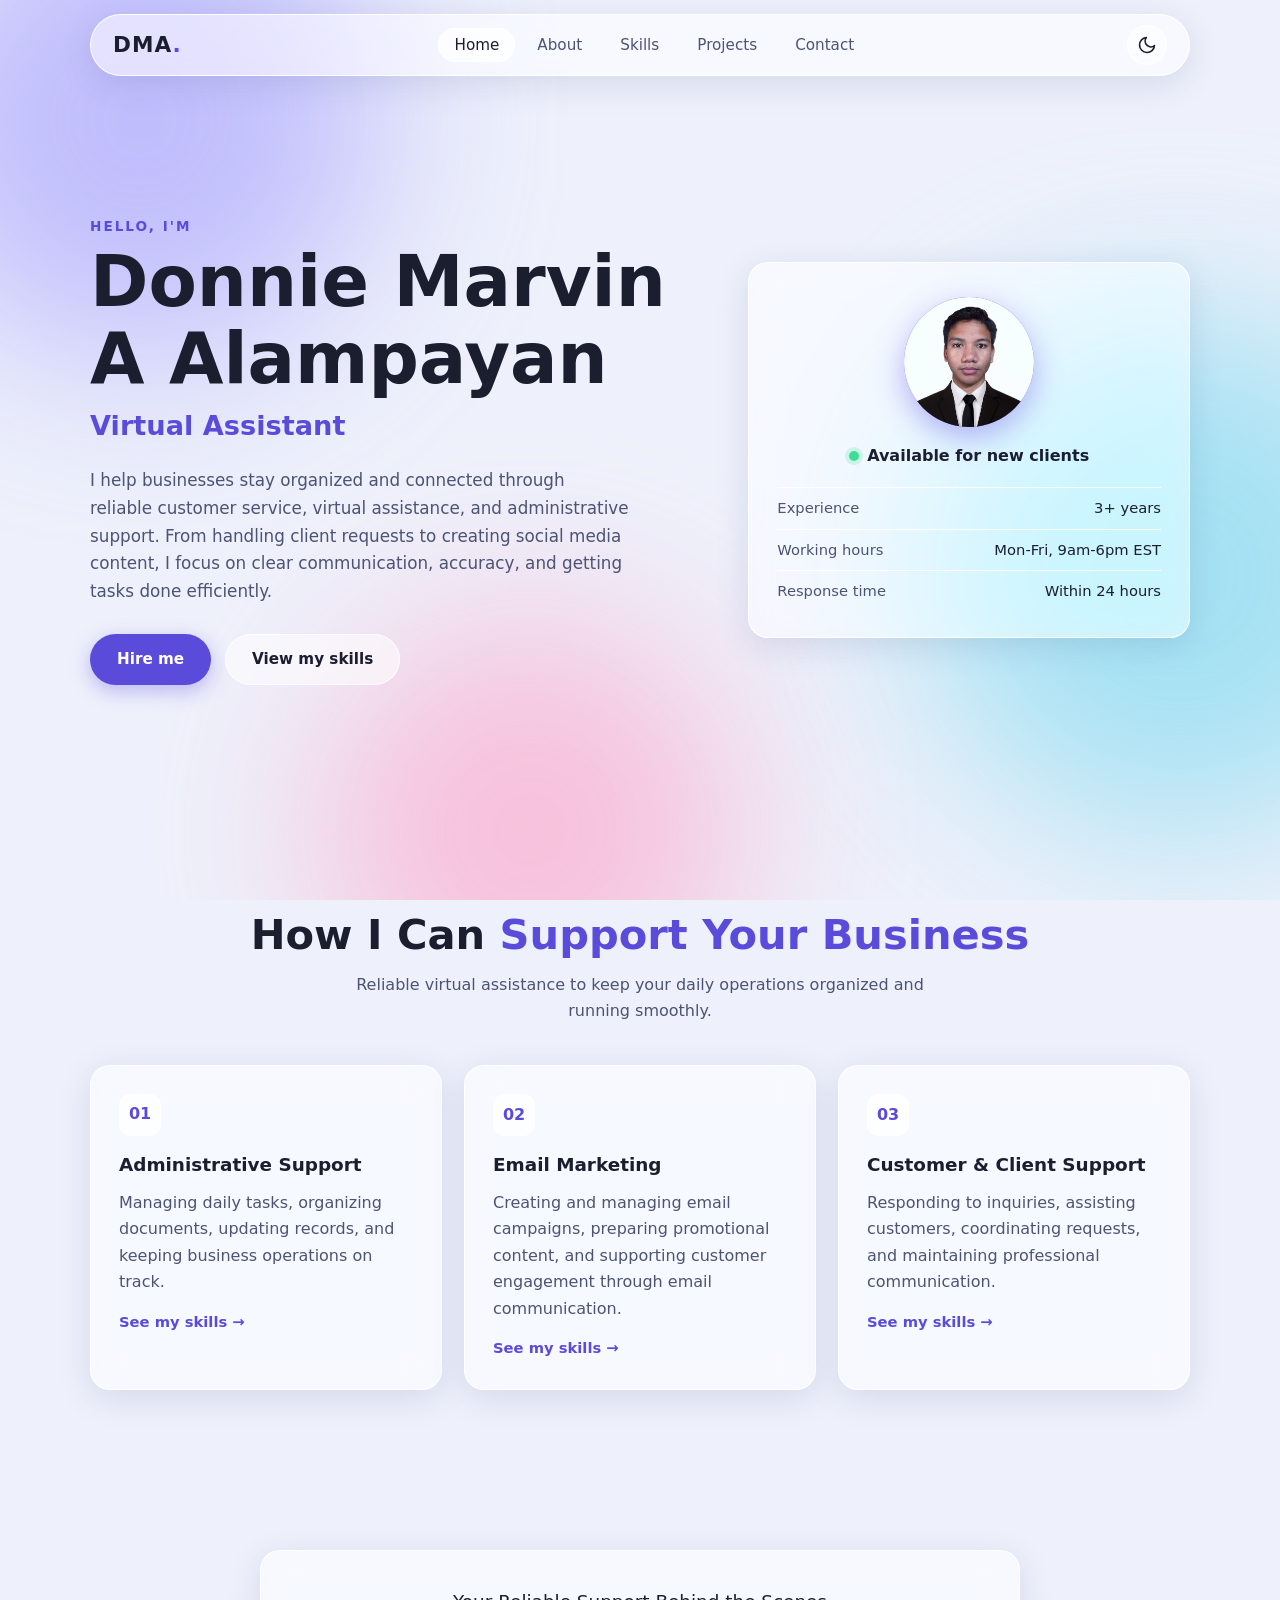
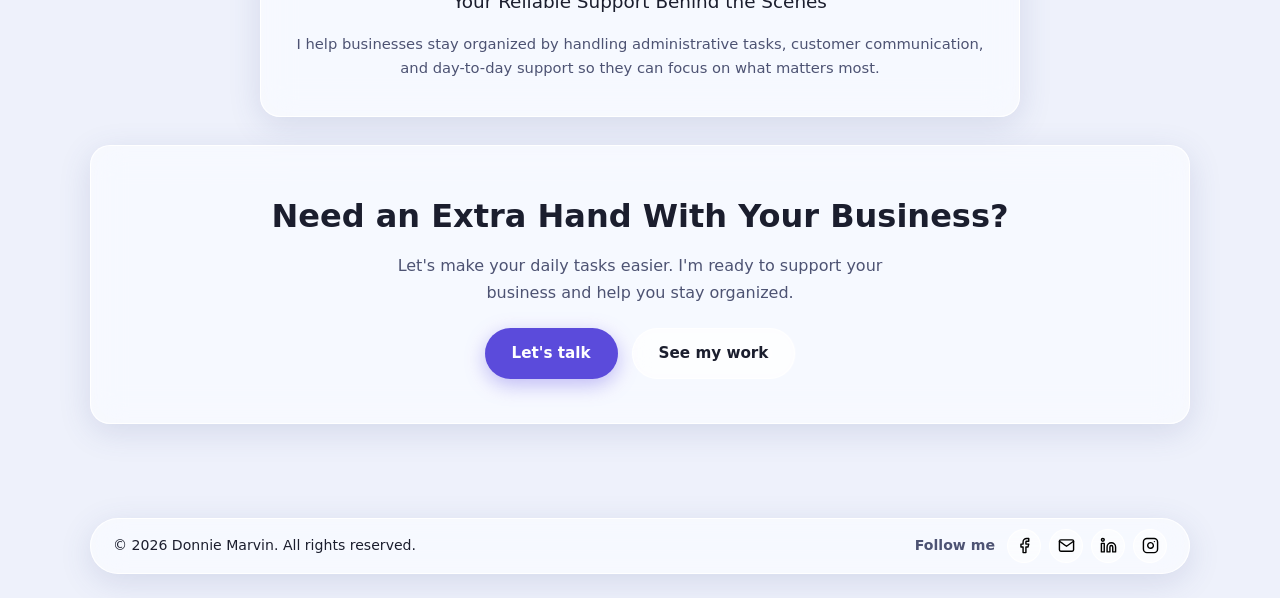
<file: index.html>
<!DOCTYPE html>
<html lang="en" data-theme="dark">
<head>
  <meta charset="UTF-8" />
  <meta name="viewport" content="width=device-width, initial-scale=1.0" />
  <title>Home | Donnie Marvin A Alampayan - Virtual Assistant</title>
  <meta name="description" content="Virtual Assistant helping businesses stay organized and connected." />
  <link rel="stylesheet" href="style.css" />
  <script src="script.js"></script>
</head>
<body>
  <div class="bg" aria-hidden="true">
    <span class="blob blob-1"></span><span class="blob blob-2"></span><span class="blob blob-3"></span>
  </div>

  <!-- ============ HEADER ============ -->
  <header class="site-header">
    <nav class="nav glass">
      <a href="index.html" class="logo">DMA<span>.</span></a>
      <ul class="nav-links" id="nav-links">
        <li><a href="index.html" aria-current="page">Home</a></li>
        <li><a href="about.html">About</a></li>
        <li><a href="skills.html">Skills</a></li>
        <li><a href="projects.html">Projects</a></li>
        <li><a href="contact.html">Contact</a></li>
      </ul>
      <div class="nav-actions">
        <button class="icon-btn" id="theme-toggle" aria-label="Toggle dark / light mode" title="Toggle theme">
          <svg class="icon-sun" viewBox="0 0 24 24" width="20" height="20" fill="none" stroke="currentColor" stroke-width="2" stroke-linecap="round" stroke-linejoin="round"><circle cx="12" cy="12" r="4"/><path d="M12 2v2M12 20v2M4.9 4.9l1.4 1.4M17.7 17.7l1.4 1.4M2 12h2M20 12h2M4.9 19.1l1.4-1.4M17.7 6.3l1.4-1.4"/></svg>
          <svg class="icon-moon" viewBox="0 0 24 24" width="20" height="20" fill="none" stroke="currentColor" stroke-width="2" stroke-linecap="round" stroke-linejoin="round"><path d="M21 12.8A9 9 0 1 1 11.2 3a7 7 0 0 0 9.8 9.8z"/></svg>
        </button>
        <button class="icon-btn menu-btn" id="menu-btn" aria-label="Open menu" aria-expanded="false">
          <svg viewBox="0 0 24 24" width="22" height="22" fill="none" stroke="currentColor" stroke-width="2" stroke-linecap="round"><path d="M3 6h18M3 12h18M3 18h18"/></svg>
        </button>
      </div>
    </nav>
  </header>

  <main>
    <!-- ============ HOME ============ -->
    <section class="section hero">
      <div class="container hero-grid">
        <div class="hero-text">
          <p class="eyebrow">Hello, I'm</p>
          <h1>Donnie Marvin A Alampayan</h1>
          <h2 class="role">Virtual Assistant</h2>
          <p class="lead">
            I help businesses stay organized and connected through reliable customer
            service, virtual assistance, and administrative support. From handling
            client requests to creating social media content, I focus on clear
            communication, accuracy, and getting tasks done efficiently.
          </p>
          <div class="btn-row">
            <a href="contact.html" class="btn btn-primary">Hire me</a>
            <a href="skills.html" class="btn btn-glass">View my skills</a>
          </div>
        </div>

        <div class="hero-card glass">
          <!-- PROFILE PHOTOS (they switch with the theme): -->
          <div class="avatar">
            <span>DMA</span>
            <img class="photo-dark" src="images/profile-dark.png" alt="Profile photo" onerror="this.remove()" />
            <img class="photo-light" src="images/profile-light.png" alt="Profile photo" onerror="this.remove()" />
          </div>
          <p class="status">Available for new clients</p>
          <ul class="hero-facts">
            <li><span>Experience</span> 3+ years</li>
            <li><span>Working hours</span> Mon-Fri, 9am-6pm EST</li>
            <li><span>Response time</span> Within 24 hours</li>
          </ul>
        </div>
      </div>
    </section>

    <!-- ============ HOW I CAN HELP ============ -->
    <section class="section">
      <div class="container">
        <h2 class="section-title">How I Can  <span>Support Your Business</span></h2>
        <p class="section-sub">Reliable virtual assistance to keep your daily operations organized and running smoothly.</p>
        <div class="grid grid-3">
          <article class="glass card">
            <div class="num">01</div>
            <h3>Administrative Support</h3>
            <p class="muted">Managing daily tasks, organizing documents, updating records, and keeping business operations on track.</p>
            <a href="skills.html" class="card-link">See my skills &rarr;</a>
          </article>
          <article class="glass card">
            <div class="num">02</div>
            <h3>Email Marketing</h3>
            <p class="muted">Creating and managing email campaigns, preparing promotional content, and supporting customer engagement through email communication.</p>
            <a href="skills.html" class="card-link">See my skills &rarr;</a>
          </article>
          <article class="glass card">
            <div class="num">03</div>
            <h3>Customer &amp; Client Support</h3>
            <p class="muted">Responding to inquiries, assisting customers, coordinating requests, and maintaining professional communication.</p>
            <a href="skills.html" class="card-link">See my skills &rarr;</a>
          </article>
        </div>
      </div>
    </section>

    <!-- ============ TESTIMONIAL + CTA ============ -->
    <section class="section">
      <div class="container">
        <blockquote class="glass quote">
          <p>Your Reliable Support Behind the Scenes</p>
          <cite>I help businesses stay organized by handling administrative tasks, customer communication, and day-to-day support so they can focus on what matters most.</cite>
        </blockquote>

        <div class="glass cta-band" style="margin-top:28px">
          <h2>Need an Extra Hand With Your Business?</h2>
          <p>Let's make your daily tasks easier. I'm ready to support your business and help you stay organized.</p>
          <div class="btn-row">
            <a href="contact.html" class="btn btn-primary">Let's talk</a>
            <a href="projects.html" class="btn btn-glass">See my work</a>
          </div>
        </div>
      </div>
    </section>
  </main>

  <!-- ============ FOOTER ============ -->
  <footer class="site-footer">
    <div class="container glass footer-inner">
      <p class="copyright">&copy; <span id="year">2026</span> Donnie Marvin. All rights reserved.</p>
      <div class="footer-social">
        <span>Follow me</span>
        <!-- LOGOS: replace the file in each src (transparent PNG or SVG).
             They turn black in light mode and white in dark mode automatically. -->
        <ul class="social">
          <li><a href="https://www.facebook.com/DonnieMarvinA" target="_blank" rel="noopener" aria-label="Facebook" title="Facebook"><img src="images/facebook.svg" alt="https://www.facebook.com/DonnieMarvinA" /></a></li>
          <li><a href="mailto:alampayandonnie@gmail.com" aria-label="Gmail" title="Gmail"><img src="images/gmail.svg" alt="alampayandonnie@gmail.com" /></a></li>
          <li><a href="https://www.linkedin.com/in/donnie-marvin-alampayan-821b3b34b/" target="_blank" rel="noopener" aria-label="LinkedIn" title="LinkedIn"><img src="images/linkedin.svg" alt="https://www.linkedin.com/in/donnie-marvin-alampayan-821b3b34b/" /></a></li>
          <li><a href="https://www.instagram.com/donniea.alampayan/" target="_blank" rel="noopener" aria-label="Instagram" title="Instagram"><img src="images/instagram.svg" alt="https://www.instagram.com/donniea.alampayan/" /></a></li>
        </ul>
      </div>
    </div>
  </footer>
</body>
</html>
</file>
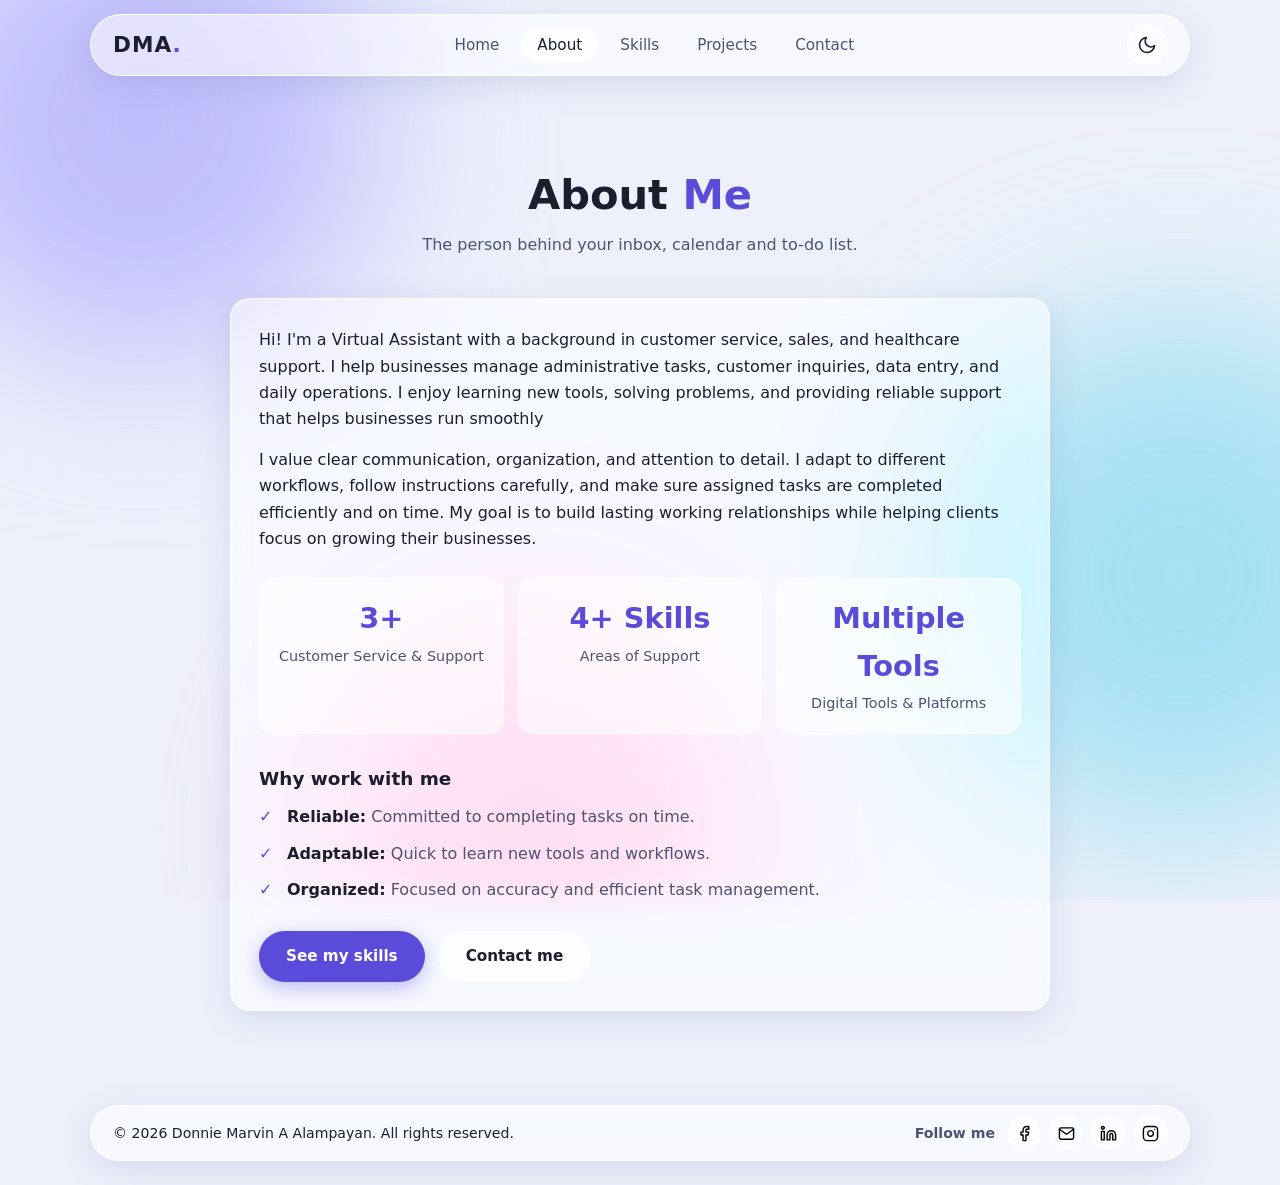
<file: about.html>
<!DOCTYPE html>
<html lang="en" data-theme="dark">
<head>
  <meta charset="UTF-8" />
  <meta name="viewport" content="width=device-width, initial-scale=1.0" />
  <title>About | Donnie Marvin A Alampayan - Virtual Assistant</title>
  <meta name="description" content="About Donnie Marvin A Alampayan, Virtual Assistant" />
  <link rel="stylesheet" href="style.css" />
  <script src="script.js"></script>
</head>
<body>
  <div class="bg" aria-hidden="true">
    <span class="blob blob-1"></span><span class="blob blob-2"></span><span class="blob blob-3"></span>
  </div>

  <!-- ============ HEADER ============ -->
  <header class="site-header">
    <nav class="nav glass">
      <a href="index.html" class="logo">DMA<span>.</span></a>
      <ul class="nav-links" id="nav-links">
        <li><a href="index.html">Home</a></li>
        <li><a href="about.html" aria-current="page">About</a></li>
        <li><a href="skills.html">Skills</a></li>
        <li><a href="projects.html">Projects</a></li>
        <li><a href="contact.html">Contact</a></li>
      </ul>
      <div class="nav-actions">
        <button class="icon-btn" id="theme-toggle" aria-label="Toggle dark / light mode" title="Toggle theme">
          <svg class="icon-sun" viewBox="0 0 24 24" width="20" height="20" fill="none" stroke="currentColor" stroke-width="2" stroke-linecap="round" stroke-linejoin="round"><circle cx="12" cy="12" r="4"/><path d="M12 2v2M12 20v2M4.9 4.9l1.4 1.4M17.7 17.7l1.4 1.4M2 12h2M20 12h2M4.9 19.1l1.4-1.4M17.7 6.3l1.4-1.4"/></svg>
          <svg class="icon-moon" viewBox="0 0 24 24" width="20" height="20" fill="none" stroke="currentColor" stroke-width="2" stroke-linecap="round" stroke-linejoin="round"><path d="M21 12.8A9 9 0 1 1 11.2 3a7 7 0 0 0 9.8 9.8z"/></svg>
        </button>
        <button class="icon-btn menu-btn" id="menu-btn" aria-label="Open menu" aria-expanded="false">
          <svg viewBox="0 0 24 24" width="22" height="22" fill="none" stroke="currentColor" stroke-width="2" stroke-linecap="round"><path d="M3 6h18M3 12h18M3 18h18"/></svg>
        </button>
      </div>
    </nav>
  </header>

  <!-- ============ ABOUT ============ -->
  <main>
    <section class="section">
      <div class="container">
        <h1 class="section-title">About <span>Me</span></h1>
        <p class="section-sub">The person behind your inbox, calendar and to-do list.</p>

        <div class="glass card about-card">
          <p>
            Hi! I'm a Virtual Assistant with a background in customer service, sales, and healthcare support.
             I help businesses manage administrative tasks, customer inquiries, data entry, and daily operations.
             I enjoy learning new tools, solving problems, and providing reliable support that helps businesses run smoothly
          </p>
          <p>
           I value clear communication, organization, and attention to detail.
           I adapt to different workflows, follow instructions carefully, and make sure assigned tasks are completed efficiently and on time.
            My goal is to build lasting working relationships while helping clients focus on growing their businesses.
          </p>

          <ul class="stats">
            <li><strong>3+</strong><span>Customer Service & Support</span></li>
            <li><strong>4+ Skills</strong><span>Areas of Support</span></li>
            <li><strong>Multiple Tools</strong><span>Digital Tools & Platforms</span></li>
          </ul>

          <h3 style="margin-top:30px">Why work with me</h3>
          <ul class="checklist">
            <li><strong>Reliable:</strong> Committed to completing tasks on time.</li>
            <li><strong>Adaptable:</strong> Quick to learn new tools and workflows.</li>
            <li><strong>Organized:</strong> Focused on accuracy and efficient task management.</li>
          </ul>

          <div class="btn-row">
            <a href="skills.html" class="btn btn-primary">See my skills</a>
            <a href="contact.html" class="btn btn-glass">Contact me</a>
          </div>
        </div>
      </div>
    </section>
  </main>

  <!-- ============ FOOTER ============ -->
  <footer class="site-footer">
    <div class="container glass footer-inner">
      <p class="copyright">&copy; <span id="year">2026</span> Donnie Marvin A Alampayan. All rights reserved.</p>
      <div class="footer-social">
        <span>Follow me</span>
       <ul class="social">
          <li><a href="https://www.facebook.com/DonnieMarvinA" target="_blank" rel="noopener" aria-label="Facebook" title="Facebook"><img src="images/facebook.svg" alt="https://www.facebook.com/DonnieMarvinA" /></a></li>
          <li><a href="mailto:alampayandonnie@gmail.com" aria-label="Gmail" title="Gmail"><img src="images/gmail.svg" alt="alampayandonnie@gmail.com" /></a></li>
          <li><a href="https://www.linkedin.com/in/donnie-marvin-alampayan-821b3b34b/" target="_blank" rel="noopener" aria-label="LinkedIn" title="LinkedIn"><img src="images/linkedin.svg" alt="https://www.linkedin.com/in/donnie-marvin-alampayan-821b3b34b/" /></a></li>
          <li><a href="https://www.instagram.com/donniea.alampayan/" target="_blank" rel="noopener" aria-label="Instagram" title="Instagram"><img src="images/instagram.svg" alt="https://www.instagram.com/donniea.alampayan/" /></a></li>
        </ul>
      </div>
    </div>
  </footer>
</body>
</html>
</file>
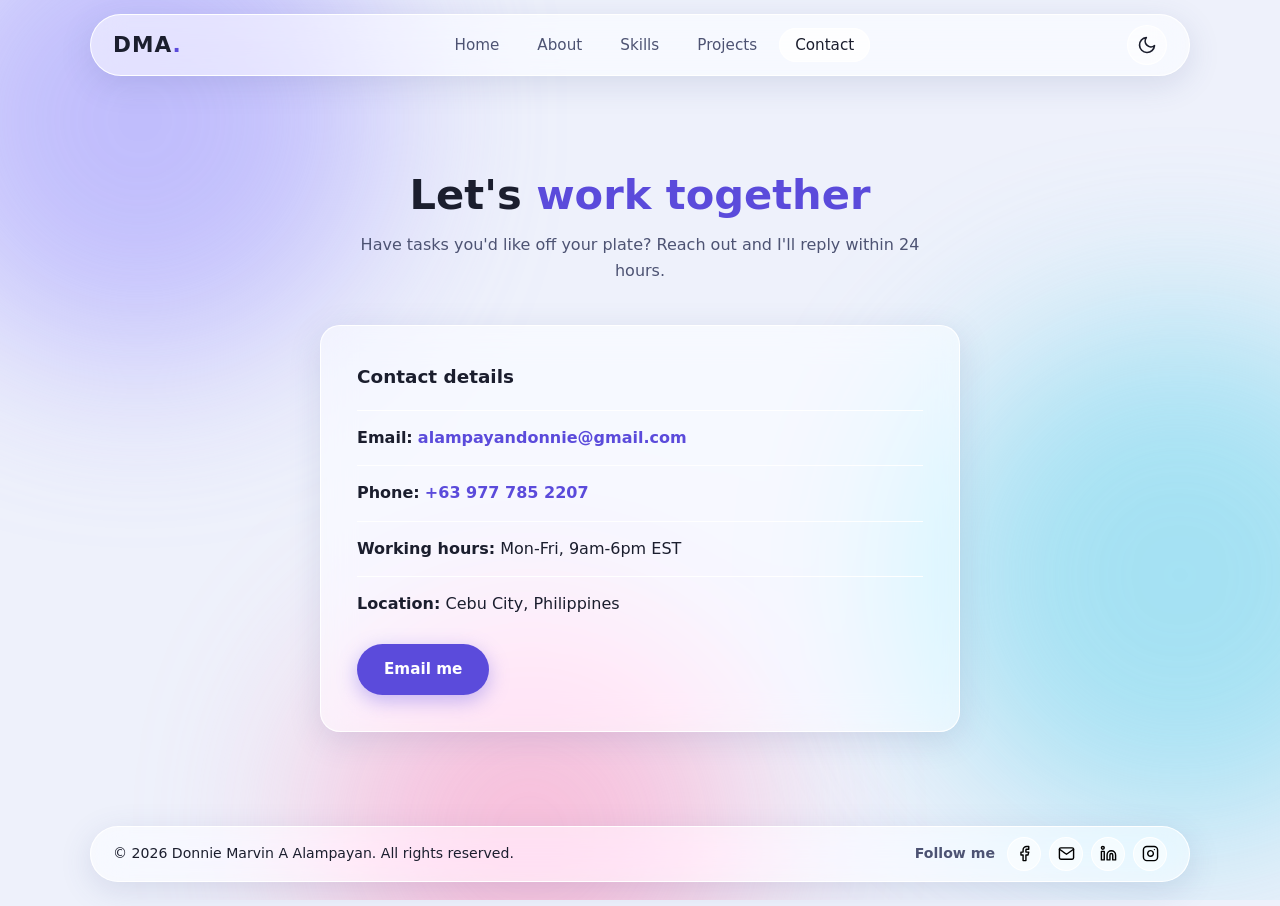
<file: contact.html>
<!DOCTYPE html>
<html lang="en" data-theme="dark">
<head>
  <meta charset="UTF-8" />
  <meta name="viewport" content="width=device-width, initial-scale=1.0" />
  <title>Contact | Donnie Marvin A Alampayan - Virtual Assistant</title>
  <meta name="description" content="Hire Donnie Marvin A Alampayan, Virtual Assistant" />
  <link rel="stylesheet" href="style.css" />
  <script src="script.js"></script>
</head>
<body>
  <div class="bg" aria-hidden="true">
    <span class="blob blob-1"></span><span class="blob blob-2"></span><span class="blob blob-3"></span>
  </div>

  <!-- ============ HEADER ============ -->
  <header class="site-header">
    <nav class="nav glass">
      <a href="index.html" class="logo">DMA<span>.</span></a>
      <ul class="nav-links" id="nav-links">
        <li><a href="index.html">Home</a></li>
        <li><a href="about.html">About</a></li>
        <li><a href="skills.html">Skills</a></li>
        <li><a href="projects.html">Projects</a></li>
        <li><a href="contact.html" aria-current="page">Contact</a></li>
      </ul>
      <div class="nav-actions">
        <button class="icon-btn" id="theme-toggle" aria-label="Toggle dark / light mode" title="Toggle theme">
          <svg class="icon-sun" viewBox="0 0 24 24" width="20" height="20" fill="none" stroke="currentColor" stroke-width="2" stroke-linecap="round" stroke-linejoin="round"><circle cx="12" cy="12" r="4"/><path d="M12 2v2M12 20v2M4.9 4.9l1.4 1.4M17.7 17.7l1.4 1.4M2 12h2M20 12h2M4.9 19.1l1.4-1.4M17.7 6.3l1.4-1.4"/></svg>
          <svg class="icon-moon" viewBox="0 0 24 24" width="20" height="20" fill="none" stroke="currentColor" stroke-width="2" stroke-linecap="round" stroke-linejoin="round"><path d="M21 12.8A9 9 0 1 1 11.2 3a7 7 0 0 0 9.8 9.8z"/></svg>
        </button>
        <button class="icon-btn menu-btn" id="menu-btn" aria-label="Open menu" aria-expanded="false">
          <svg viewBox="0 0 24 24" width="22" height="22" fill="none" stroke="currentColor" stroke-width="2" stroke-linecap="round"><path d="M3 6h18M3 12h18M3 18h18"/></svg>
        </button>
      </div>
    </nav>
  </header>

  <!-- ============ CONTACT ============ -->
  <main>
    <section class="section">
      <div class="container">
        <h1 class="section-title">Let's <span>work together</span></h1>
        <p class="section-sub">Have tasks you'd like off your plate? Reach out and I'll reply within 24 hours.</p>

        <div class="glass card contact-info">
          <h3>Contact details</h3>
          <ul>
            <li><strong>Email:</strong> <a href="mailto:alampayandonnie@gmail.com">alampayandonnie@gmail.com</a></li>
            <li><strong>Phone:</strong> <a href="tel:+639777852207">+63 977 785 2207</a></li>
            <li><strong>Working hours:</strong> Mon-Fri, 9am-6pm EST</li>
            <li><strong>Location:</strong> Cebu City, Philippines</li>
          </ul>
          <div class="btn-row">
            <a href="mailto:alampayandonnie@gmail.com" class="btn btn-primary">Email me</a>
          </div>
        </div>
      </div>
    </section>
  </main>

  <!-- ============ FOOTER ============ -->
  <footer class="site-footer">
    <div class="container glass footer-inner">
      <p class="copyright">&copy; <span id="year">2026</span> Donnie Marvin A Alampayan. All rights reserved.</p>
      <div class="footer-social">
        <span>Follow me</span>
       <ul class="social">
          <li><a href="https://www.facebook.com/DonnieMarvinA" target="_blank" rel="noopener" aria-label="Facebook" title="Facebook"><img src="images/facebook.svg" alt="https://www.facebook.com/DonnieMarvinA" /></a></li>
          <li><a href="mailto:alampayandonnie@gmail.com" aria-label="Gmail" title="Gmail"><img src="images/gmail.svg" alt="alampayandonnie@gmail.com" /></a></li>
          <li><a href="https://www.linkedin.com/in/donnie-marvin-alampayan-821b3b34b/" target="_blank" rel="noopener" aria-label="LinkedIn" title="LinkedIn"><img src="images/linkedin.svg" alt="https://www.linkedin.com/in/donnie-marvin-alampayan-821b3b34b/" /></a></li>
          <li><a href="https://www.instagram.com/donniea.alampayan/" target="_blank" rel="noopener" aria-label="Instagram" title="Instagram"><img src="images/instagram.svg" alt="https://www.instagram.com/donniea.alampayan/" /></a></li>
        </ul>
      </div>
    </div>
  </footer>
</body>
</html>
</file>
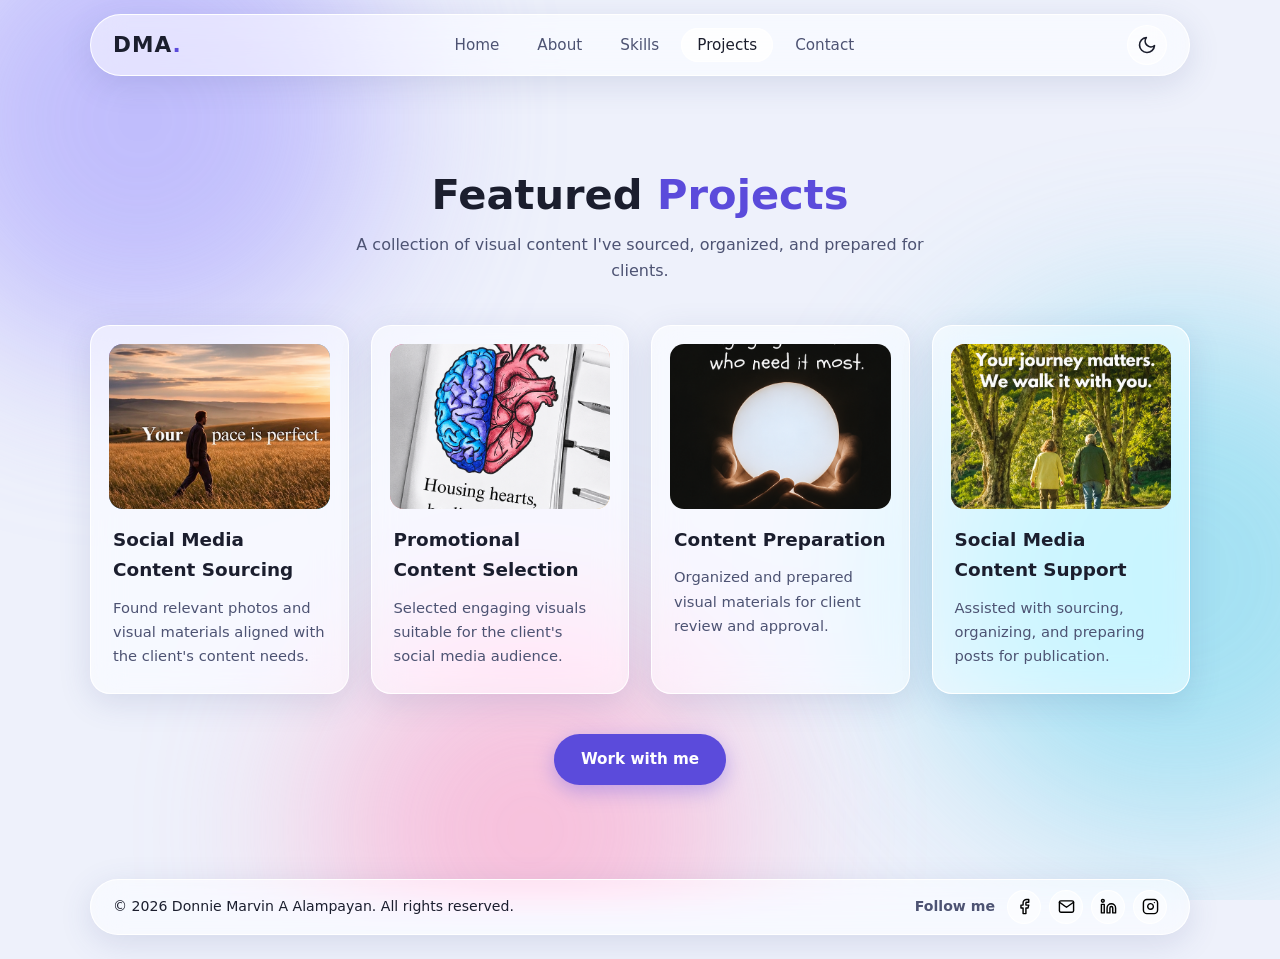
<file: projects.html>
<!DOCTYPE html>
<html lang="en" data-theme="dark">
<head>
  <meta charset="UTF-8" />
  <meta name="viewport" content="width=device-width, initial-scale=1.0" />
  <title>Projects | Donnie Marvin A Alampayan - Virtual Assistant</title>
  <meta name="description" content="Sample work and results" />
  <link rel="stylesheet" href="style.css" />
  <script src="script.js"></script>
</head>
<body>
  <div class="bg" aria-hidden="true">
    <span class="blob blob-1"></span><span class="blob blob-2"></span><span class="blob blob-3"></span>
  </div>

  <!-- ============ HEADER ============ -->
  <header class="site-header">
    <nav class="nav glass">
      <a href="index.html" class="logo">DMA<span>.</span></a>
      <ul class="nav-links" id="nav-links">
        <li><a href="index.html">Home</a></li>
        <li><a href="about.html">About</a></li>
        <li><a href="skills.html">Skills</a></li>
        <li><a href="projects.html" aria-current="page">Projects</a></li>
        <li><a href="contact.html">Contact</a></li>
      </ul>
      <div class="nav-actions">
        <button class="icon-btn" id="theme-toggle" aria-label="Toggle dark / light mode" title="Toggle theme">
          <svg class="icon-sun" viewBox="0 0 24 24" width="20" height="20" fill="none" stroke="currentColor" stroke-width="2" stroke-linecap="round" stroke-linejoin="round"><circle cx="12" cy="12" r="4"/><path d="M12 2v2M12 20v2M4.9 4.9l1.4 1.4M17.7 17.7l1.4 1.4M2 12h2M20 12h2M4.9 19.1l1.4-1.4M17.7 6.3l1.4-1.4"/></svg>
          <svg class="icon-moon" viewBox="0 0 24 24" width="20" height="20" fill="none" stroke="currentColor" stroke-width="2" stroke-linecap="round" stroke-linejoin="round"><path d="M21 12.8A9 9 0 1 1 11.2 3a7 7 0 0 0 9.8 9.8z"/></svg>
        </button>
        <button class="icon-btn menu-btn" id="menu-btn" aria-label="Open menu" aria-expanded="false">
          <svg viewBox="0 0 24 24" width="22" height="22" fill="none" stroke="currentColor" stroke-width="2" stroke-linecap="round"><path d="M3 6h18M3 12h18M3 18h18"/></svg>
        </button>
      </div>
    </nav>
  </header>

  <!-- ============ PROJECTS ============ -->
  <main>
    <section class="section">
      <div class="container">
        <h1 class="section-title">Featured <span>Projects</span></h1>
        <p class="section-sub">A collection of visual content I've sourced, organized, and prepared for clients.</p>

        <!-- Photos go in the "images" folder: project-1.jpg ... project-4.jpg -->
        <div class="grid grid-4">
          <article class="glass card project">
            <div class="pic pic-1"><img src="images/quote-1.png" alt="Inbox cleanup project" onerror="this.remove()" /></div>
            <h3>Social Media Content Sourcing</h3>
            <p class="muted">Found relevant photos and visual materials aligned with the client's content needs.</p>
          </article>
          <article class="glass card project">
            <div class="pic pic-2"><img src="images/quote-2.png" alt="Lead list project" onerror="this.remove()" /></div>
            <h3>Promotional Content Selection</h3>
            <p class="muted">Selected engaging visuals suitable for the client's social media audience.</p>
          </article>
          <article class="glass card project">
            <div class="pic pic-3"><img src="images/quote-3.png" alt="Customer support project" onerror="this.remove()" /></div>
            <h3>Content Preparation</h3>
            <p class="muted">Organized and prepared visual materials for client review and approval.</p>
          </article>
          <article class="glass card project">
            <div class="pic pic-4"><img src="images/quote-4.png" alt="Social media project" onerror="this.remove()" /></div>
            <h3>Social Media Content Support</h3>
            <p class="muted">Assisted with sourcing, organizing, and preparing posts for publication.</p>
          </article>
        </div>

        <div class="btn-row center">
          <a href="contact.html" class="btn btn-primary">Work with me</a>
        </div>
      </div>
    </section>
  </main>

  <!-- ============ FOOTER ============ -->
  <footer class="site-footer">
    <div class="container glass footer-inner">
      <p class="copyright">&copy; <span id="year">2026</span> Donnie Marvin A Alampayan. All rights reserved.</p>
      <div class="footer-social">
        <span>Follow me</span>
       <ul class="social">
          <li><a href="https://www.facebook.com/DonnieMarvinA" target="_blank" rel="noopener" aria-label="Facebook" title="Facebook"><img src="images/facebook.svg" alt="https://www.facebook.com/DonnieMarvinA" /></a></li>
          <li><a href="mailto:alampayandonnie@gmail.com" aria-label="Gmail" title="Gmail"><img src="images/gmail.svg" alt="alampayandonnie@gmail.com" /></a></li>
          <li><a href="https://www.linkedin.com/in/donnie-marvin-alampayan-821b3b34b/" target="_blank" rel="noopener" aria-label="LinkedIn" title="LinkedIn"><img src="images/linkedin.svg" alt="https://www.linkedin.com/in/donnie-marvin-alampayan-821b3b34b/" /></a></li>
          <li><a href="https://www.instagram.com/donniea.alampayan/" target="_blank" rel="noopener" aria-label="Instagram" title="Instagram"><img src="images/instagram.svg" alt="https://www.instagram.com/donniea.alampayan/" /></a></li>
        </ul>
      </div>
    </div>
  </footer>
</body>
</html>
</file>
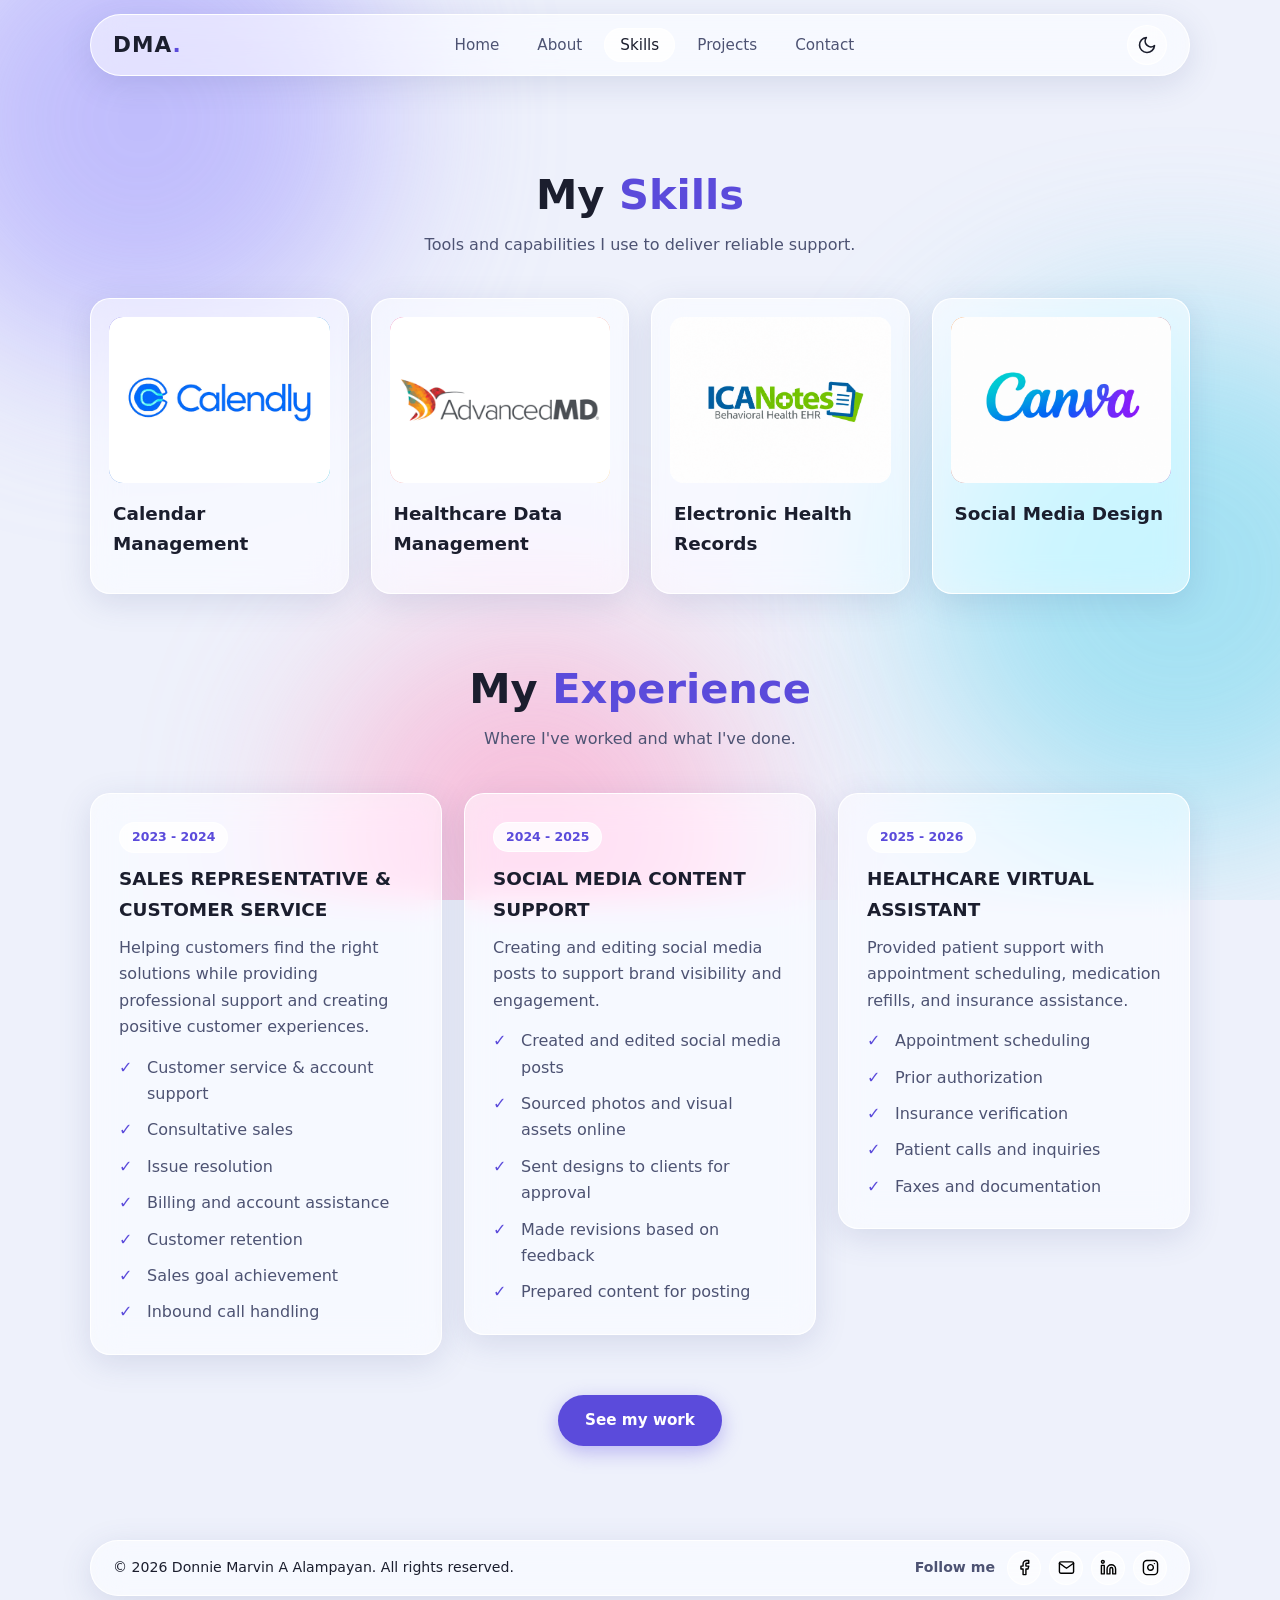
<file: skills.html>
<!DOCTYPE html>
<html lang="en" data-theme="dark">
<head>
  <meta charset="UTF-8" />
  <meta name="viewport" content="width=device-width, initial-scale=1.0" />
  <title>Skills | Donnie Marvin A Alampayan - Virtual Assistant</title>
  <meta name="description" content="Virtual assistant skills and experience" />
  <link rel="stylesheet" href="style.css" />
  <script src="script.js"></script>
</head>
<body>
  <div class="bg" aria-hidden="true">
    <span class="blob blob-1"></span><span class="blob blob-2"></span><span class="blob blob-3"></span>
  </div>

  <!-- ============ HEADER ============ -->
  <header class="site-header">
    <nav class="nav glass">
      <a href="index.html" class="logo">DMA<span>.</span></a>
      <ul class="nav-links" id="nav-links">
        <li><a href="index.html">Home</a></li>
        <li><a href="about.html">About</a></li>
        <li><a href="skills.html" aria-current="page">Skills</a></li>
        <li><a href="projects.html">Projects</a></li>
        <li><a href="contact.html">Contact</a></li>
      </ul>
      <div class="nav-actions">
        <button class="icon-btn" id="theme-toggle" aria-label="Toggle dark / light mode" title="Toggle theme">
          <svg class="icon-sun" viewBox="0 0 24 24" width="20" height="20" fill="none" stroke="currentColor" stroke-width="2" stroke-linecap="round" stroke-linejoin="round"><circle cx="12" cy="12" r="4"/><path d="M12 2v2M12 20v2M4.9 4.9l1.4 1.4M17.7 17.7l1.4 1.4M2 12h2M20 12h2M4.9 19.1l1.4-1.4M17.7 6.3l1.4-1.4"/></svg>
          <svg class="icon-moon" viewBox="0 0 24 24" width="20" height="20" fill="none" stroke="currentColor" stroke-width="2" stroke-linecap="round" stroke-linejoin="round"><path d="M21 12.8A9 9 0 1 1 11.2 3a7 7 0 0 0 9.8 9.8z"/></svg>
        </button>
        <button class="icon-btn menu-btn" id="menu-btn" aria-label="Open menu" aria-expanded="false">
          <svg viewBox="0 0 24 24" width="22" height="22" fill="none" stroke="currentColor" stroke-width="2" stroke-linecap="round"><path d="M3 6h18M3 12h18M3 18h18"/></svg>
        </button>
      </div>
    </nav>
  </header>

  <!-- ============ SKILLS ============ -->
  <main>
    <section class="section">
      <div class="container">
        <h1 class="section-title">My <span>Skills</span></h1>
        <p class="section-sub">	Tools and capabilities I use to deliver reliable support.</p>

        <!--
          4 PICTURE CARDS
          Put your photos in the "images" folder and name them skill-1.jpg ... skill-4.jpg
          (or change the src below). Until then the colored "Add photo" box shows.
        -->
        <div class="grid grid-4">
          <article class="glass card pic-card">
            <div class="pic pic-1"><span>Add photo</span><img src="images/calendly.png" alt="Email and calendar management" onerror="this.remove()" /></div>
            <h3>Calendar Management</h3>
          </article>
          <article class="glass card pic-card">
            <div class="pic pic-2"><span>Add photo</span><img src="images/logo-sa-kuan.png" alt="Data entry and research" onerror="this.remove()" /></div>
            <h3>Healthcare Data Management</h3>
          </article>
          <article class="glass card pic-card">
            <div class="pic pic-3"><span>Add photo</span><img src="images/icannotes.png" alt="Customer support" onerror="this.remove()" /></div>
            <h3>Electronic Health Records</h3>
          </article>
          <article class="glass card pic-card">
            <div class="pic pic-4"><span>Add photo</span><img src="images/canva-logo.png" alt="Social media support" onerror="this.remove()" /></div>
            <h3>Social Media Design</h3>
          </article>
        </div>

        <!--
          3 FLEXIBLE EXPERIENCE BOXES
          Each box grows with the text you put in it. Add or remove <li> lines,
          delete the list, or copy a whole <article> to add a 4th box: the layout adjusts.
        -->
        <h2 class="section-title subhead">My <span>Experience</span></h2>
        <p class="section-sub">Where I've worked and what I've done.</p>

        <div class="grid grid-3 exp-grid">
          <article class="glass card exp">
            <span class="exp-date">2023 - 2024</span>
            <h3>SALES REPRESENTATIVE & CUSTOMER SERVICE</h3>
            <p>Helping customers find the right solutions while providing professional support and creating positive customer experiences.</p>
            <ul class="checklist">
              <li>Customer service & account support</li>
              <li>Consultative sales</li>
              <li>Issue resolution</li>
              <li>Billing and account assistance</li>
              <li>Customer retention</li>
              <li>Sales goal achievement</li>
              <li>Inbound call handling</li>
            </ul>
          </article>

          <article class="glass card exp">
            <span class="exp-date">2024 - 2025</span>
            <h3>SOCIAL MEDIA CONTENT SUPPORT</h3>
            <p>Creating and editing social media posts to support brand visibility and engagement.</p>
               <ul class="checklist">
              <li>Created and edited social media posts</li>
              <li>Sourced photos and visual assets online</li>
              <li>Sent designs to clients for approval</li>
              <li>Made revisions based on feedback</li>
              <li>Prepared content for posting</li>
            </ul>
          </article>

          <article class="glass card exp">
            <span class="exp-date">2025 - 2026</span>
            <h3>HEALTHCARE VIRTUAL ASSISTANT</h3>
            <p>Provided patient support with appointment scheduling, medication refills, and insurance assistance.</p>
            <ul class="checklist">
              <li>Appointment scheduling</li>
              <li>Prior authorization</li>
              <li>Insurance verification</li>
              <li>Patient calls and inquiries</li>
              <li>Faxes and documentation</li>
            </ul>
          </article>
        </div>

        <div class="btn-row center">
          <a href="projects.html" class="btn btn-primary">See my work</a>
        </div>
      </div>
    </section>
  </main>

  <!-- ============ FOOTER ============ -->
  <footer class="site-footer">
    <div class="container glass footer-inner">
      <p class="copyright">&copy; <span id="year">2026</span> Donnie Marvin A Alampayan. All rights reserved.</p>
      <div class="footer-social">
        <span>Follow me</span>
       <ul class="social">
          <li><a href="https://www.facebook.com/DonnieMarvinA" target="_blank" rel="noopener" aria-label="Facebook" title="Facebook"><img src="images/facebook.svg" alt="https://www.facebook.com/DonnieMarvinA" /></a></li>
          <li><a href="mailto:alampayandonnie@gmail.com" aria-label="Gmail" title="Gmail"><img src="images/gmail.svg" alt="alampayandonnie@gmail.com" /></a></li>
          <li><a href="https://www.linkedin.com/in/donnie-marvin-alampayan-821b3b34b/" target="_blank" rel="noopener" aria-label="LinkedIn" title="LinkedIn"><img src="images/linkedin.svg" alt="https://www.linkedin.com/in/donnie-marvin-alampayan-821b3b34b/" /></a></li>
          <li><a href="https://www.instagram.com/donniea.alampayan/" target="_blank" rel="noopener" aria-label="Instagram" title="Instagram"><img src="images/instagram.svg" alt="https://www.instagram.com/donniea.alampayan/" /></a></li>
        </ul>
      </div>
    </div>
  </footer>
</body>
</html>
</file>
<file: style.css>
/* =========================================================
   Virtual Assistant Portfolio - glass (transparent white) look
   Dark + Light themes via [data-theme] on <html>, solid text colors
   ========================================================= */

/* ---------- Theme variables ---------- */
:root,
[data-theme="dark"] {
  --bg: #0b0d17;
  --text: #f2f4fb;
  --muted: #bcc2d8;
  --accent: #a89bff;
  --btn: #6c5ce7;
  --btn-hover: #7d6ff0;

  /* the "transparent white" glass */
  --glass: rgba(255, 255, 255, 0.07);
  --glass-strong: rgba(255, 255, 255, 0.12);
  --glass-border: rgba(255, 255, 255, 0.18);
  --shadow: 0 8px 32px rgba(0, 0, 0, 0.35);
  --menu-bg: rgba(24, 26, 42, 0.96);

  --blob-1: #6c5ce7;
  --blob-2: #00b4d8;
  --blob-3: #e84393;
  --blob-opacity: 0.45;
}

[data-theme="light"] {
  --bg: #eef1fb;
  --text: #1b1e2e;
  --muted: #4d5373;
  --accent: #5b4bdb;
  --btn: #5b4bdb;
  --btn-hover: #4a3bc4;

  --glass: rgba(255, 255, 255, 0.55);
  --glass-strong: rgba(255, 255, 255, 0.78);
  --glass-border: rgba(255, 255, 255, 0.95);
  --shadow: 0 8px 32px rgba(70, 80, 140, 0.15);
  --menu-bg: rgba(255, 255, 255, 0.97);

  --blob-1: #a29bfe;
  --blob-2: #74d7ee;
  --blob-3: #fd9fc7;
  --blob-opacity: 0.6;
}

/* ---------- Base ---------- */
*, *::before, *::after { box-sizing: border-box; margin: 0; padding: 0; }
html { scroll-behavior: smooth; }

body {
  font-family: system-ui, -apple-system, "Segoe UI", Roboto, Helvetica, Arial, sans-serif;
  background: var(--bg);
  color: var(--text);
  line-height: 1.65;
  overflow-x: hidden;
  min-height: 100vh;
  display: flex;
  flex-direction: column;
  transition: background 0.3s ease, color 0.3s ease;
}
main { flex: 1; }
a { color: inherit; text-decoration: none; }
ul { list-style: none; }

.container { width: min(1100px, 92%); margin-inline: auto; }
.muted { color: var(--muted); }

/* ---------- Background blobs (what the glass blurs) ---------- */
.bg { position: fixed; inset: 0; z-index: -1; overflow: hidden; }
.blob { position: absolute; border-radius: 50%; filter: blur(90px); opacity: var(--blob-opacity); transition: background 0.3s ease, opacity 0.3s ease; }
.blob-1 { width: 480px; height: 480px; background: var(--blob-1); top: -120px; left: -100px; }
.blob-2 { width: 520px; height: 520px; background: var(--blob-2); top: 35%; right: -160px; }
.blob-3 { width: 420px; height: 420px; background: var(--blob-3); bottom: -140px; left: 25%; }

/* ---------- Glass effect ---------- */
.glass {
  background: var(--glass);
  border: 1px solid var(--glass-border);
  box-shadow: var(--shadow);
  -webkit-backdrop-filter: blur(16px) saturate(160%);
  backdrop-filter: blur(16px) saturate(160%);
  border-radius: 20px;
}

/* ---------- Header ---------- */
.site-header { position: sticky; top: 0; z-index: 100; padding: 14px 0; }
.nav {
  width: min(1100px, 92%);
  margin-inline: auto;
  display: flex;
  align-items: center;
  justify-content: space-between;
  padding: 10px 22px;
  border-radius: 999px;
}
.logo { font-weight: 800; font-size: 1.35rem; letter-spacing: 1px; }
.logo span { color: var(--accent); }

.nav-links { display: flex; gap: 6px; }
.nav-links a {
  padding: 8px 16px;
  border-radius: 999px;
  font-size: 0.95rem;
  color: var(--muted);
  transition: background 0.2s, color 0.2s;
}
.nav-links a:hover { background: var(--glass-strong); color: var(--text); }
.nav-links a[aria-current="page"] {
  background: var(--glass-strong);
  color: var(--text);
  box-shadow: inset 0 0 0 1px var(--glass-border);
}

.nav-actions { display: flex; gap: 8px; align-items: center; }
.icon-btn {
  display: grid;
  place-items: center;
  width: 40px; height: 40px;
  border-radius: 50%;
  border: 1px solid var(--glass-border);
  background: var(--glass);
  color: var(--text);
  cursor: pointer;
  transition: transform 0.2s, background 0.2s;
}
.icon-btn:hover { background: var(--glass-strong); transform: translateY(-2px); }
.menu-btn { display: none; }

/* show the right theme icon: sun in dark mode, moon in light mode */
.icon-sun, .icon-moon { display: none; }
[data-theme="dark"] .icon-sun { display: block; }
[data-theme="light"] .icon-moon { display: block; }

/* ---------- Sections ---------- */
.section { padding: 80px 0; }
.section-title {
  font-size: clamp(1.8rem, 4vw, 2.6rem);
  line-height: 1.2;
  text-align: center;
  color: var(--text);
}
.section-title span { color: var(--accent); }
.section-sub {
  text-align: center;
  color: var(--muted);
  max-width: 600px;
  margin: 12px auto 40px;
}
.subhead { margin-top: 70px; }

.card { padding: 28px; transition: transform 0.25s ease, background 0.25s ease; }
.card h3 { margin-bottom: 10px; font-size: 1.15rem; color: var(--text); }
.grid { display: grid; gap: 22px; }
.grid-3 { grid-template-columns: repeat(auto-fit, minmax(260px, 1fr)); }
.grid-4 { grid-template-columns: repeat(auto-fit, minmax(230px, 1fr)); }
.grid .card:hover { transform: translateY(-6px); background: var(--glass-strong); }

/* ---------- Buttons ---------- */
.btn {
  display: inline-block;
  padding: 12px 26px;
  border-radius: 999px;
  font-weight: 600;
  font-size: 0.95rem;
  border: 1px solid transparent;
  cursor: pointer;
  transition: transform 0.2s, background 0.2s;
}
.btn:hover { transform: translateY(-2px); }
.btn-primary { background: var(--btn); color: #fff; box-shadow: 0 6px 20px rgba(108, 92, 231, 0.4); }
.btn-primary:hover { background: var(--btn-hover); }
.btn-glass {
  background: var(--glass);
  border-color: var(--glass-border);
  color: var(--text);
  -webkit-backdrop-filter: blur(12px);
  backdrop-filter: blur(12px);
}
.btn-glass:hover { background: var(--glass-strong); }
.btn-row { display: flex; flex-wrap: wrap; gap: 14px; margin-top: 28px; }
.btn-row.center { justify-content: center; margin-top: 40px; }

/* ---------- Home ---------- */
.hero { min-height: calc(100vh - 160px); display: flex; align-items: center; padding: 40px 0 60px; }
.hero-grid { display: grid; grid-template-columns: 1.4fr 1fr; gap: 40px; align-items: center; }
.eyebrow { color: var(--accent); font-weight: 600; letter-spacing: 2px; text-transform: uppercase; font-size: 0.85rem; }
.hero h1 { font-size: clamp(2.6rem, 7vw, 4.4rem); line-height: 1.1; margin: 6px 0; color: var(--text); }
.role { font-size: clamp(1.2rem, 3vw, 1.7rem); font-weight: 600; color: var(--accent); }
.lead { margin-top: 18px; max-width: 540px; color: var(--muted); font-size: 1.05rem; }

.hero-card { padding: 34px 28px; text-align: center; }
/* Profile photo circle: shows initials until images/profile.jpg exists */
.avatar {
  width: 130px; height: 130px;
  margin: 0 auto 16px;
  border-radius: 50%;
  display: grid; place-items: center;
  font-size: 2.1rem; font-weight: 800; color: #fff;
  background: var(--btn);
  box-shadow: 0 10px 30px rgba(108, 92, 231, 0.45);
  position: relative;
  overflow: hidden;
}
.avatar img { position: absolute; inset: 0; width: 100%; height: 100%; object-fit: cover; }
/* Two photos: white suit in dark mode, black suit in light mode */
.avatar .photo-light { display: none; }
[data-theme="light"] .avatar .photo-dark { display: none; }
[data-theme="light"] .avatar .photo-light { display: block; }
.status { display: inline-flex; align-items: center; gap: 8px; font-weight: 700; }
.status::before { content: ""; width: 10px; height: 10px; border-radius: 50%; background: #3ddc97; box-shadow: 0 0 0 4px rgba(61, 220, 151, 0.2); }
.hero-facts { margin-top: 18px; display: grid; gap: 8px; text-align: left; font-size: 0.92rem; }
.hero-facts li { display: flex; justify-content: space-between; gap: 12px; padding-top: 8px; border-top: 1px solid var(--glass-border); }
.hero-facts span { color: var(--muted); }

.num {
  display: grid; place-items: center;
  width: 42px; height: 42px;
  border-radius: 12px;
  margin-bottom: 14px;
  background: var(--glass-strong);
  border: 1px solid var(--glass-border);
  color: var(--accent);
  font-weight: 800;
}
.card-link { display: inline-block; margin-top: 14px; color: var(--accent); font-weight: 600; font-size: 0.92rem; }
.card-link:hover { text-decoration: underline; }

.quote { max-width: 760px; margin: 0 auto; text-align: center; padding: 36px 32px; }
.quote p { font-size: 1.15rem; color: var(--text); }
.quote cite { display: block; margin-top: 14px; font-style: normal; color: var(--muted); font-size: 0.92rem; }

.cta-band { padding: 44px 28px; text-align: center; }
.cta-band h2 { font-size: clamp(1.5rem, 3.5vw, 2rem); color: var(--text); }
.cta-band p { color: var(--muted); max-width: 520px; margin: 10px auto 0; }
.cta-band .btn-row { justify-content: center; margin-top: 22px; }

/* ---------- About ---------- */
.about-card { max-width: 820px; margin-inline: auto; }
.about-card p + p { margin-top: 14px; }
.stats { display: flex; flex-wrap: wrap; gap: 14px; margin-top: 26px; }
.stats li {
  flex: 1 1 150px;
  text-align: center;
  padding: 16px;
  border-radius: 16px;
  background: var(--glass);
  border: 1px solid var(--glass-border);
}
.stats strong { display: block; font-size: 1.8rem; color: var(--accent); }
.stats span { color: var(--muted); font-size: 0.9rem; }

.checklist { display: grid; gap: 10px; margin-top: 8px; }
.checklist li { padding-left: 28px; position: relative; color: var(--muted); }
.checklist li strong { color: var(--text); }
.checklist li::before { content: "\2713"; position: absolute; left: 0; color: var(--accent); font-weight: 800; }

/* ---------- Picture slots (Skills + Projects) ----------
   Put your photo in the "images" folder. If the file is missing, the
   colored placeholder with "Add photo" stays visible instead. */
.pic {
  position: relative;
  aspect-ratio: 4 / 3;
  border-radius: 14px;
  overflow: hidden;
  display: grid;
  place-items: center;
  color: #fff;
  font-size: 0.85rem;
  font-weight: 600;
  margin-bottom: 16px;
}
.pic img { position: absolute; inset: 0; width: 100%; height: 100%; object-fit: cover; }
.pic-1 { background: linear-gradient(135deg, #6c5ce7, #00b4d8); }
.pic-2 { background: linear-gradient(135deg, #e84393, #fdcb6e); }
.pic-3 { background: linear-gradient(135deg, #fcfcfc, #ffffff); }
.pic-4 { background: linear-gradient(135deg, #fd7e14, #6f42c1); }

.pic-card { padding: 18px 18px 24px; }
.pic-card h3 { padding-inline: 4px; }
.pic-card p { padding-inline: 4px; font-size: 0.92rem; }

/* ---------- Skills: flexible experience boxes ---------- */
.exp-grid { align-items: start; }   /* each box grows with its own text */
.exp .exp-date {
  display: inline-block;
  font-size: 0.78rem;
  font-weight: 700;
  padding: 4px 12px;
  border-radius: 99px;
  margin-bottom: 12px;
  background: var(--glass-strong);
  border: 1px solid var(--glass-border);
  color: var(--accent);
}
.exp .exp-company { color: var(--accent); font-weight: 600; margin-bottom: 10px; }
.exp p { color: var(--muted); }
.exp .checklist { margin-top: 14px; }

/* ---------- Projects ---------- */
.project { padding: 18px 18px 24px; }
.project h3, .project p { padding-inline: 4px; }
.project p { font-size: 0.92rem; }

/* ---------- Contact ---------- */
.contact-info { max-width: 640px; margin-inline: auto; padding: 36px; }
.contact-info ul { margin-top: 18px; display: grid; gap: 14px; }
.contact-info li { padding-top: 14px; border-top: 1px solid var(--glass-border); }
.contact-info a { color: var(--accent); font-weight: 600; }
.contact-info a:hover { text-decoration: underline; }
.contact-info .btn-row { margin-top: 26px; }
.contact-info a.btn-primary { color: #fff; font-weight: 600; text-decoration: none; }

/* ---------- Footer (thin) ---------- */
.site-footer { padding: 14px 0 24px; }
.footer-inner {
  display: flex;
  flex-wrap: wrap;
  align-items: center;
  justify-content: space-between;
  gap: 10px 20px;
  padding: 10px 22px;
  border-radius: 999px;
  font-size: 0.88rem;
}
.copyright { color: var(--text); font-size: 0.88rem; }
.footer-social { display: flex; align-items: center; gap: 12px; color: var(--muted); font-weight: 600; }
.social { display: flex; gap: 8px; }
.social a {
  display: grid;
  place-items: center;
  width: 34px; height: 34px;
  border-radius: 50%;
  border: 1px solid var(--glass-border);
  background: var(--glass);
  transition: transform 0.2s, background 0.2s;
}
.social a:hover { background: var(--btn); transform: translateY(-2px); }

/* Social logos are images: black in light mode, white in dark mode.
   Works with any transparent PNG / SVG you put in the images folder. */
.social img { width: 17px; height: 17px; display: block; filter: brightness(0); }
[data-theme="dark"] .social img { filter: brightness(0) invert(1); }
.social a:hover img { filter: brightness(0) invert(1); }

/* ---------- Responsive ---------- */
@media (max-width: 860px) {
  .hero-grid { grid-template-columns: 1fr; }
  .hero { min-height: auto; padding-top: 30px; }
  .hero-card { order: -1; }

  .menu-btn { display: grid; }
  .nav { border-radius: 24px; position: relative; }
  .nav-links {
    position: absolute;
    top: calc(100% + 10px);
    left: 0; right: 0;
    flex-direction: column;
    padding: 12px;
    border-radius: 20px;
    background: var(--menu-bg);
    border: 1px solid var(--glass-border);
    -webkit-backdrop-filter: blur(18px);
    backdrop-filter: blur(18px);
    box-shadow: var(--shadow);
    display: none;
  }
  .nav-links.open { display: flex; }
  .nav-links a { display: block; text-align: center; }

  .footer-inner { justify-content: center; text-align: center; border-radius: 24px; }
}

/* Fallback if backdrop-filter isn't supported */
@supports not ((backdrop-filter: blur(1px)) or (-webkit-backdrop-filter: blur(1px))) {
  [data-theme="dark"] { --glass: rgba(30, 33, 50, 0.92); }
  [data-theme="light"] { --glass: rgba(255, 255, 255, 0.94); }
}

@media (prefers-reduced-motion: reduce) {
  html { scroll-behavior: auto; }
  * { transition: none !important; }
}
</file>
